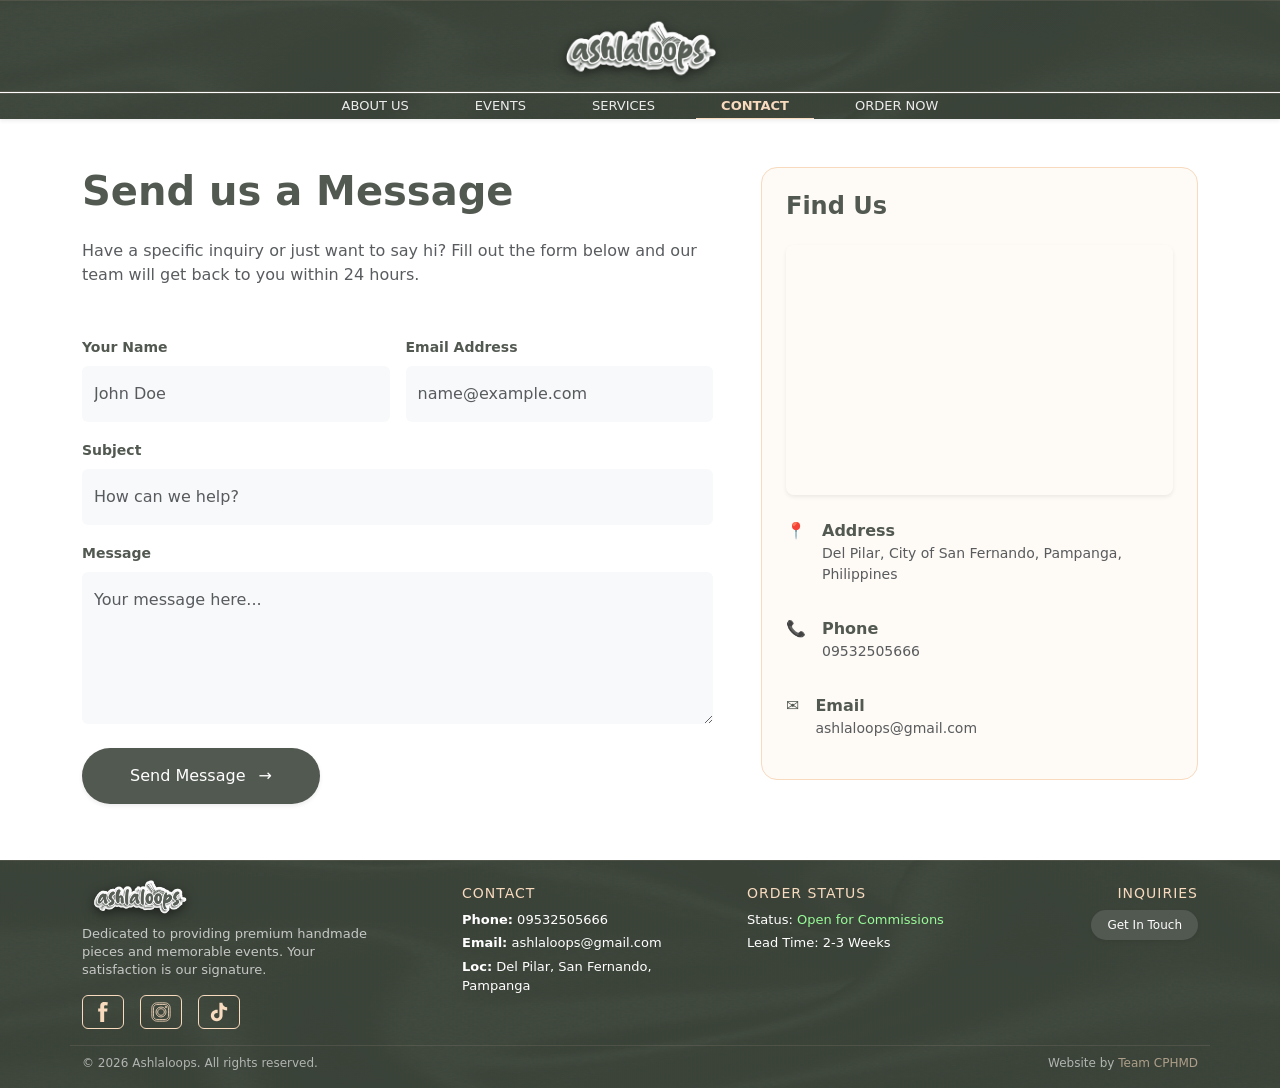
<file: contact.html>
<!DOCTYPE html>
<html lang="en">
<head>
    <meta charset="UTF-8">
    <meta name="viewport" content="width=device-width, initial-scale=1.0">
    <title>Contact Us - Ashlaloops</title>
    <link href="https://cdn.jsdelivr.net/npm/bootstrap@5.3.0/dist/css/bootstrap.min.css" rel="stylesheet">
    <link href="custom.css" rel="stylesheet" type="text/css">
    <link rel="icon" type="image/png" href="images/favicon.png">
</head>
<body>

<div class="logo-wrapper site-footer-modern py-2 text-center">
    <a href="index.html">
        <img src="images/ashlogo1.png" alt="Ashlaloops Logo" class="nav-logo" style="height: 40px; width: auto;">
    </a>
</div>

<nav class="navbar navbar-expand navbar-dark site-footer-modern p-0 shadow-sm" style="border-top: 1px solid rgba(248, 218, 190, 0.1);">
    <div class="container-fluid justify-content-center">
        <ul class="navbar-nav mx-auto gap-3">
            <li class="nav-item">
                <a class="nav-link small-nav-link py-1" href="aboutus.html">ABOUT US</a>
            </li>
            <li class="nav-item">
                <a class="nav-link small-nav-link py-1" href="events.html">EVENTS</a>
            </li>
            <li class="nav-item">
                <a class="nav-link small-nav-link py-1" href="services.html">SERVICES</a>
            </li>
            <li class="nav-item">
                <a class="nav-link small-nav-link py-1 active" href="contact.html">CONTACT</a>
            </li>
            <li class="nav-item">
                <a class="nav-link small-nav-link py-1" href="order.html">ORDER NOW</a>
            </li>
        </ul>
    </div>
</nav>
<main class="container py-5 mb-2 overflow-hidden">
    <div class="row g-5">
        <div class="col-lg-7">
            <h1 class="fw-bold mb-4" style="color: #525951;">Send us a Message</h1>
            <p class="text-muted mb-5">Have a specific inquiry or just want to say hi? Fill out the form below and our team will get back to you within 24 hours.</p>
            
            <div id="form-wrapper">
                <form id="contact-form" action="https://formspree.io/f/xkopayzw" method="POST">
                    <div class="row g-3">
                        <div class="col-md-6">
                            <label class="form-label small fw-bold">Your Name</label>
                            <input type="text" name="name" class="form-control bg-light border-0 py-3" placeholder="John Doe" required>
                        </div>
                        <div class="col-md-6">
                            <label class="form-label small fw-bold">Email Address</label>
                            <input type="email" name="email" class="form-control bg-light border-0 py-3" placeholder="name@example.com" required>
                        </div>
                        <div class="col-12">
                            <label class="form-label small fw-bold">Subject</label>
                            <input type="text" name="subject" class="form-control bg-light border-0 py-3" placeholder="How can we help?">
                        </div>
                        <div class="col-12">
                            <label class="form-label small fw-bold">Message</label>
                            <textarea name="message" class="form-control bg-light border-0 py-3" rows="5" placeholder="Your message here..." required></textarea>
                        </div>
                        <div class="col-12 mt-4">
                            <button type="submit" id="submit-btn" class="btn btn-ashla px-5 py-3 rounded-pill shadow-sm">
    Send Message <span class="ms-2">→</span>
</button>
                        </div>
                    </div>
                </form>
            </div>

            <div id="success-message" class="text-center p-5 border rounded-4 bg-light" style="display: none;">
                <div class="display-1 text-success mb-3">✓</div>
                <h3 class="fw-bold">Message Sent!</h3>
                <p class="text-muted">Thank you for reaching out. We have received your inquiry and will get back to you shortly.</p>
                <button class="btn btn-outline-primary mt-3" onclick="location.reload()">Send another message</button>
            </div>
        </div>

        <div class="col-lg-5">
            <div class="p-4 rounded-4" style="background-color: #f8dabe22; border: 1px solid #f8dabe;">
                <h4 class="fw-bold mb-4" style="color: #525951;">Find Us</h4>
                
                <div class="mb-4 rounded-3 overflow-hidden shadow-sm" style="height: 250px;">
                    <iframe 
                    style="border:0; max-width: 100%;"
                        width="100%" 
                        height="100%" 
                        style="border:0" 
                        loading="lazy" 
                        allowfullscreen 
                        referrerpolicy="no-referrer-when-downgrade"
                        src="https://www.google.com/maps/embed?pb=!1m18!1m12!1m3!1d3851.353457186835!2d120.6865!3d15.0333!2m3!1f0!2f0!3f0!3m2!1i1024!2i768!4f13.1!3m3!1m2!1s0x3396f7!2sDel%20Pilar%2C%20San%20Fernando%2C%20Pampanga!5e0!3m2!1sen!2sph!4v1600000000000">
                    </iframe>
                </div>

                <div class="d-flex mb-3">
                    <div class="text-primary me-3">📍</div>
                    <div>
                        <p class="mb-0 fw-bold">Address</p>
                        <p class="text-muted small">Del Pilar, City of San Fernando, Pampanga, Philippines</p>
                    </div>
                </div>

                <div class="d-flex mb-3">
                    <div class="text-primary me-3">📞</div>
                    <div>
                        <p class="mb-0 fw-bold">Phone</p>
                        <p class="text-muted small">09532505666</p>
                    </div>
                </div>

                <div class="d-flex">
                    <div class="text-primary me-3">✉️</div>
                    <div>
                        <p class="mb-0 fw-bold">Email</p>
                        <p class="text-muted small">ashlaloops@gmail.com</p>
                    </div>
                </div>
            </div>
        </div>
    </div>
</main>

<footer class="site-footer-modern py-3"> <div class="container">
        <div class="row gy-3 align-items-stretch"> 
            
            <div class="col-lg-4 col-md-12 text-center text-lg-start">
                <div class="mb-2">
                    <img src="images/ashlogo1.png" alt="Ashlaloops Logo" class="footer-logo" style="max-height: 40px; width: auto;"> </div>
                <p class="mb-3 footer-text" style="max-width: 300px; color: rgba(255,255,255,0.7); font-size: 13px; line-height: 1.4;">
                    Dedicated to providing premium handmade pieces and memorable events. 
                    Your satisfaction is our signature.
                </p>
                <div class="d-flex gap-3 justify-content-center justify-content-lg-start align-items-center">
    <a href="https://www.facebook.com/profile.php?id=100077359389928" class="social-icon-link" title="Facebook">
        <img src="social-media/facebook.svg" alt="Facebook" style="height: 20px; width: auto; vertical-align: middle;">
    </a>
    
    <a href="https://www.instagram.com/ashlaloops" class="social-icon-link" title="Instagram">
        <img src="social-media/instagram.svg" alt="Instagram" style="height: 20px; width: auto; vertical-align: middle;">
    </a>
    
    <a href="https://www.tiktok.com/@ashlaloops" class="social-icon-link" title="TikTok">
        <img src="social-media/tiktok.svg" alt="TikTok" style="height: 20px; width: auto; vertical-align: middle;">
    </a>
</div>
            </div>

            <div class="col-lg-3 col-md-6 text-center text-lg-start pt-lg-2"> 
                <h6 class="footer-heading mb-2" style="font-size: 14px; letter-spacing: 1px;">Contact</h6>
                <p class="mb-1 footer-text" style="font-size: 13px;"><strong>Phone:</strong> 09532505666</p>
                <p class="mb-1 footer-text" style="font-size: 13px;"><strong>Email:</strong> ashlaloops@gmail.com</p>
                <p class="mb-0 footer-text" style="font-size: 13px;"><strong>Loc:</strong> Del Pilar, San Fernando, Pampanga</p>
            </div>

            <div class="col-lg-3 col-md-6 text-center text-lg-start pt-lg-2">
                <h6 class="footer-heading mb-2" style="font-size: 14px; letter-spacing: 1px;">Order Status</h6>
                <p class="mb-1 footer-text" style="font-size: 13px;">Status: <span style="color: #98fb98;">Open for Commissions</span></p>
                <p class="mb-0 footer-text" style="font-size: 13px;">Lead Time: 2-3 Weeks</p>
            </div>

            <div class="col-lg-2 col-md-12 text-center text-lg-end pt-lg-2">
                <h6 class="footer-heading mb-2" style="font-size: 14px; letter-spacing: 1px;">INQUIRIES</h6>
                <a href="contact.html" class="btn btn-ashla rounded-pill shadow-sm" style="font-size: 12px; padding: 6px 16px;">Get In Touch</a>
            </div>
        </div>

        <div class="row mt-3 pt-2 border-top" style="border-color: rgba(248, 218, 190, 0.1) !important;">
            <div class="col-md-6 text-center text-md-start">
                <p class="mb-0 copyright-text" style="font-size: 12px; opacity: 0.6;">© 2026 Ashlaloops. All rights reserved.</p>
            </div>
            <div class="col-md-6 text-center text-md-end">
                <p class="mb-0 copyright-text" style="font-size: 12px; opacity: 0.6;">Website by <span style="color: #f8dabe;">Team CPHMD</span></p>
            </div>
        </div>
    </div>
</footer>

<script src="https://cdn.jsdelivr.net/npm/bootstrap@5.3.0/dist/js/bootstrap.bundle.min.js"></script>

<script>
    const form = document.getElementById('contact-form');
    const formWrapper = document.getElementById('form-wrapper');
    const successMessage = document.getElementById('success-message');

    form.addEventListener('submit', async function(e) {
        e.preventDefault();
        const formData = new FormData(form);
        const submitBtn = document.getElementById('submit-btn');
        
        submitBtn.disabled = true;
        submitBtn.innerHTML = "Sending...";

        try {
            const response = await fetch(form.action, {
                method: 'POST',
                body: formData,
                headers: { 'Accept': 'application/json' }
            });

            if (response.ok) {
                formWrapper.style.display = 'none';
                successMessage.style.display = 'block';
            } else {
                alert("Oops! There was a problem submitting your form.");
                submitBtn.disabled = false;
                submitBtn.innerHTML = "Send Message →";
            }
        } catch (error) {
            alert("Connection error. Please try again later.");
            submitBtn.disabled = false;
        }
    });
</script>

</body>
</html>
</file>
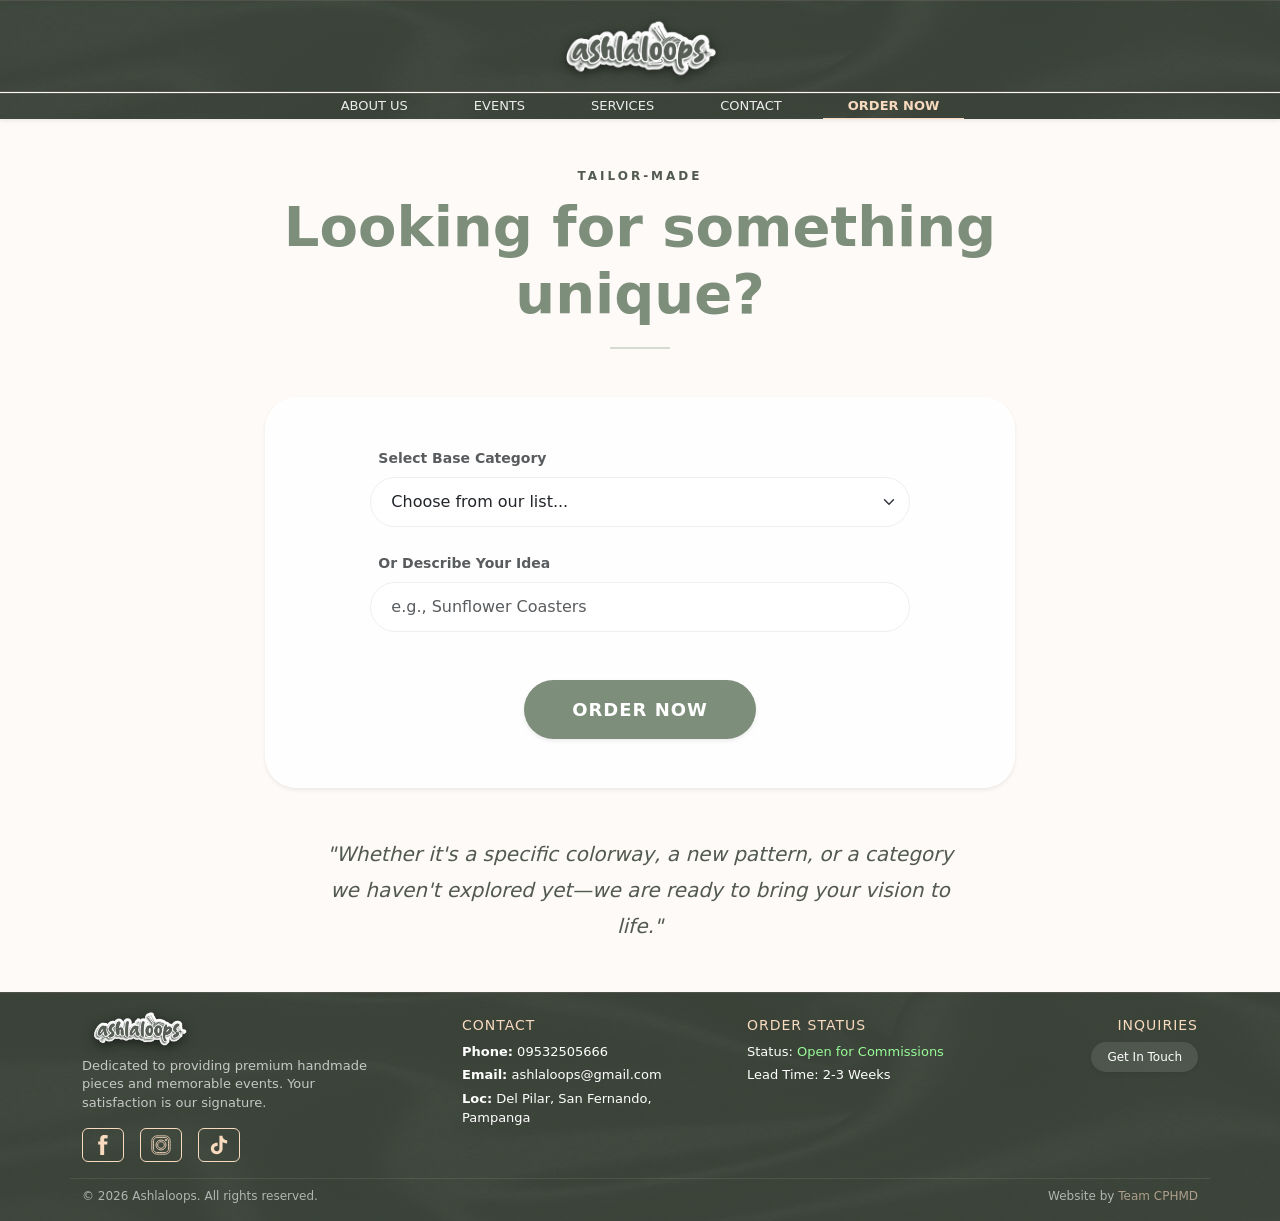
<file: order.html>
<!DOCTYPE html>
<html lang="en">
<head>
    <meta charset="UTF-8">
    <meta name="viewport" content="width=device-width, initial-scale=1.0">
    <title>Order Now - Ashlaloops</title>
    <link href="https://cdn.jsdelivr.net/npm/bootstrap@5.3.0/dist/css/bootstrap.min.css" rel="stylesheet">
    <link href="custom.css" rel="stylesheet" type="text/css">
    <link rel="icon" type="image/png" href="images/favicon.png">
    
    <style>
        :root {
            --sage-green: #7d8e7a; 
            --warm-bg: #fdfaf7;
            --accent-gold: #f8dabe;
        }

        body {
            background-color: var(--warm-bg);
            transition: background 0.3s ease;
        }

        /* Modern aesthetic refinements */
        .modern-form-card {
            background: rgba(255, 255, 255, 0.8) !important;
            backdrop-filter: blur(10px);
            -webkit-backdrop-filter: blur(10px);
            border: 1px solid rgba(255, 255, 255, 0.5);
            border-radius: 2rem;
            transition: all 0.3s ease;
            position: relative;
        }

        .modern-form-card:hover {
            transform: translateY(-5px);
            box-shadow: 0 15px 35px rgba(0,0,0,0.05) !important;
        }

        /* Input styling */
        .form-control, .form-select {
            border: 1.5px solid #eee !important;
            padding: 12px 20px !important;
            transition: all 0.2s ease;
        }

        .form-control:focus, .form-select:focus {
            border-color: var(--sage-green) !important;
            box-shadow: 0 0 0 4px rgba(125, 142, 122, 0.1) !important;
        }

        /* Error Message Styling */
        .error-msg {
            color: #d9534f;
            font-size: 0.75rem;
            font-weight: 600;
            margin-top: 5px;
            display: none;
        }

        /* --- BUTTONS --- */

        /* 1. Main Form Button (ORDER NOW) */
        .btn-ashla {
            background-color: var(--sage-green) !important;
            color: white !important;
            transition: all 0.3s ease;
            letter-spacing: 1px;
            font-size: 18px !important;
            border: none;
        }

        .btn-ashla:hover {
            background-color: #6a7a67 !important;
            transform: scale(1.03);
        }

        .btn-ashla:disabled {
            background-color: #a0aaa0 !important;
            cursor: not-allowed;
        }

        /* 2. Footer Specific Button (GET IN TOUCH) - Replicating Index Style */
        .btn-footer-touch {
            background-color: rgba(255, 255, 255, 0.1) !important;
            color: white !important;
            border-radius: 50px !important;
            padding: 6px 16px !important;
            font-size: 12px !important;
            text-decoration: none !important;
            transition: all 0.3s ease;
            display: inline-block;
        }

        .btn-footer-touch:hover {
            background-color: var(--accent-gold) !important;
            color: var(--sage-green) !important;
            transform: translateY(-2px);
            box-shadow: 0 4px 10px rgba(0,0,0,0.1);
        }

        .divider {
            width: 60px;
            height: 2px;
            background: var(--sage-green);
            margin: 20px auto;
            opacity: 0.3;
        }

        /* Success Popup Overlay */
        #popupOverlay {
            display: none;
            position: fixed;
            top: 0; left: 0; width: 100%; height: 100%;
            background: rgba(0,0,0,0.2);
            backdrop-filter: blur(4px);
            z-index: 9999;
            align-items: center;
            justify-content: center;
        }

        .success-content {
            background: white;
            padding: 3rem;
            border-radius: 2rem;
            text-align: center;
            box-shadow: 0 20px 50px rgba(0,0,0,0.1);
            max-width: 400px;
            border: 2px solid var(--sage-green);
        }
    </style>
</head>
<body>

<div class="logo-wrapper site-footer-modern py-2 text-center">
    <a href="index.html">
        <img src="images/ashlogo1.png" alt="Ashlaloops Logo" class="nav-logo" style="height: 40px; width: auto;">
    </a>
</div>

<nav class="navbar navbar-expand navbar-dark site-footer-modern p-0 shadow-sm" style="border-top: 1px solid rgba(248, 218, 190, 0.1);">
    <div class="container-fluid justify-content-center">
        <ul class="navbar-nav mx-auto gap-3">
            <li class="nav-item"><a class="nav-link small-nav-link py-1" href="aboutus.html">ABOUT US</a></li>
            <li class="nav-item"><a class="nav-link small-nav-link py-1" href="events.html">EVENTS</a></li>
            <li class="nav-item"><a class="nav-link small-nav-link py-1" href="services.html">SERVICES</a></li>
            <li class="nav-item"><a class="nav-link small-nav-link py-1" href="contact.html">CONTACT</a></li>
            <li class="nav-item"><a class="nav-link small-nav-link py-1 active" href="order.html">ORDER NOW</a></li>
        </ul>
    </div>
</nav>

<main class="container">
    <section class="mt-0 p-4 p-md-5">
        <div class="row justify-content-center">
            <div class="col-lg-10 text-center">
                
                <div class="mb-5">
                    <span class="text-uppercase fw-bold d-block mb-2" style="color: #525951; letter-spacing: 3px; font-size: 0.75rem;">Tailor-Made</span>
                    <h1 class="fw-bold display-4 mb-3" style="color: var(--sage-green);">Looking for something unique?</h1>
                    <div class="divider"></div>
                </div>

                <div class="modern-form-card p-4 p-md-5 shadow-sm mb-5 mx-auto" style="max-width: 750px;">
                    <form id="orderForm" action="https://formspree.io/f/xkopayzw" method="POST" class="row g-4 justify-content-center">
                        
                        <div class="col-md-10 text-start">
                            <label class="form-label small fw-bold text-muted ms-2">Select Base Category</label>
                            <select name="Category" id="category" class="form-select border-light-subtle rounded-pill">
                                <option selected disabled value="">Choose from our list...</option>
                                <option value="Flowers">Flowers</option>
                                <option value="Amigurumis">Amigurumis</option>
                                <option value="Hats">Hats</option>
                                <option value="Keychains">Keychains</option>
                                <option value="Bags">Bags</option>
                                <option value="Tops">Tops</option>
                                <option value="Plushies">Plushies</option>
                                <option value="Other">Other</option>
                            </select>
                            <div id="categoryError" class="error-msg ms-3 mt-1">Please select a category</div>
                        </div>
                        
                        <div class="col-md-10 text-start">
                            <label class="form-label small fw-bold text-muted ms-2">Or Describe Your Idea</label>
                            <input type="text" name="Description" id="description" class="form-control border-light-subtle rounded-pill" placeholder="e.g., Sunflower Coasters">
                            <div id="descError" class="error-msg ms-3 mt-1">Please input your idea</div>
                        </div>

                        <div class="col-12 mt-5">
                            <button type="submit" id="submitBtn" class="btn btn-ashla rounded-pill px-5 py-3 fw-bold shadow-sm">
                                ORDER NOW
                            </button>
                        </div>
                    </form>
                </div>

                <div class="px-lg-5">
                    <p class="mb-0 mx-auto lead" style="color: #525951; opacity: 1; line-height: 1.8; max-width: 650px; font-style: italic; font-weight: 450;">
                        "Whether it's a specific colorway, a new pattern, or a category we haven't explored yet—we are ready to bring your vision to life."
                    </p>
                </div>
            </div>
        </div>
    </section>
</main>

<div id="popupOverlay">
    <div class="success-content">
        <h2 class="fw-bold mb-3" style="color: var(--sage-green);">Order Sent!</h2>
        <p class="text-muted mb-4">Thank you for your interest. We will get back to you at <strong>ashlaloops@gmail.com</strong> soon.</p>
        <button onclick="closePopup()" class="btn btn-ashla rounded-pill px-4 py-2">Done</button>
    </div>
</div>

<footer class="site-footer-modern py-3"> 
    <div class="container">
        <div class="row gy-3 align-items-stretch"> 
            
            <div class="col-lg-4 col-md-12 text-center text-lg-start">
                <div class="mb-2">
                    <img src="images/ashlogo1.png" alt="Ashlaloops Logo" class="footer-logo" style="max-height: 40px; width: auto;"> 
                </div>
                <p class="mb-3 footer-text" style="max-width: 300px; color: rgba(255,255,255,0.7); font-size: 13px; line-height: 1.4;">
                    Dedicated to providing premium handmade pieces and memorable events. 
                    Your satisfaction is our signature.
                </p>
                <div class="d-flex gap-3 justify-content-center justify-content-lg-start align-items-center">
    <a href="https://www.facebook.com/profile.php?id=100077359389928" class="social-icon-link" title="Facebook">
        <img src="social-media/facebook.svg" alt="Facebook" style="height: 20px; width: auto; vertical-align: middle;">
    </a>
    
    <a href="https://www.instagram.com/ashlaloops" class="social-icon-link" title="Instagram">
        <img src="social-media/instagram.svg" alt="Instagram" style="height: 20px; width: auto; vertical-align: middle;">
    </a>
    
    <a href="https://www.tiktok.com/@ashlaloops" class="social-icon-link" title="TikTok">
        <img src="social-media/tiktok.svg" alt="TikTok" style="height: 20px; width: auto; vertical-align: middle;">
    </a>
</div>
            </div>

            <div class="col-lg-3 col-md-6 text-center text-lg-start pt-lg-2"> 
                <h6 class="footer-heading mb-2" style="font-size: 14px; letter-spacing: 1px;">Contact</h6>
                <p class="mb-1 footer-text" style="font-size: 13px;"><strong>Phone:</strong> 09532505666</p>
                <p class="mb-1 footer-text" style="font-size: 13px;"><strong>Email:</strong> ashlaloops@gmail.com</p>
                <p class="mb-0 footer-text" style="font-size: 13px;"><strong>Loc:</strong> Del Pilar, San Fernando, Pampanga</p>
            </div>

            <div class="col-lg-3 col-md-6 text-center text-lg-start pt-lg-2">
                <h6 class="footer-heading mb-2" style="font-size: 14px; letter-spacing: 1px;">Order Status</h6>
                <p class="mb-1 footer-text" style="font-size: 13px;">Status: <span style="color: #98fb98;">Open for Commissions</span></p>
                <p class="mb-0 footer-text" style="font-size: 13px;">Lead Time: 2-3 Weeks</p>
            </div>

            <div class="col-lg-2 col-md-12 text-center text-lg-end pt-lg-2">
                <h6 class="footer-heading mb-2" style="font-size: 14px; letter-spacing: 1px;">INQUIRIES</h6>
                <a href="contact.html" class="btn-footer-touch shadow-sm">Get In Touch</a>
            </div>
        </div>

        <div class="row mt-3 pt-2 border-top" style="border-color: rgba(248, 218, 190, 0.1) !important;">
            <div class="col-md-6 text-center text-md-start">
                <p class="mb-0 copyright-text" style="font-size: 12px; opacity: 0.6;">© 2026 Ashlaloops. All rights reserved.</p>
            </div>
            <div class="col-md-6 text-center text-md-end">
                <p class="mb-0 copyright-text" style="font-size: 12px; opacity: 0.6;">Website by <span style="color: #f8dabe;">Team CPHMD</span></p>
            </div>
        </div>
    </div>
</footer>

<script>
    const form = document.getElementById('orderForm');
    const submitBtn = document.getElementById('submitBtn');
    const overlay = document.getElementById('popupOverlay');

    form.addEventListener('submit', async function(e) {
        e.preventDefault(); 

        const category = document.getElementById('category');
        const description = document.getElementById('description');
        let isValid = true;

        if (category.value === "") {
            document.getElementById('categoryError').style.display = 'block';
            isValid = false;
        } else {
            document.getElementById('categoryError').style.display = 'none';
        }

        if (description.value.trim() === "") {
            document.getElementById('descError').style.display = 'block';
            isValid = false;
        } else {
            document.getElementById('descError').style.display = 'none';
        }

        if (!isValid) return; 

        submitBtn.disabled = true;
        submitBtn.innerText = "SENDING...";

        const formData = new FormData(form);
        
        try {
            const response = await fetch(form.action, {
                method: 'POST',
                body: formData,
                headers: { 'Accept': 'application/json' }
            });

            if (response.ok) {
                overlay.style.display = 'flex';
                form.reset();
            } else {
                alert("Something went wrong. Please try again.");
            }
        } catch (error) {
            alert("Connection error. Check your internet.");
        } finally {
            submitBtn.disabled = false;
            submitBtn.innerText = "ORDER NOW";
        }
    });

    function closePopup() {
        overlay.style.display = 'none';
    }
</script>

<script src="https://cdn.jsdelivr.net/npm/bootstrap@5.3.0/dist/js/bootstrap.bundle.min.js"></script>
</body>
</html>
</file>
<file: custom.css>
/* ==========================================================================
   1. GLOBAL VARIABLES & BODY
   ========================================================================== */
:root {
    --sage-green: #525951;
    --peach-accent: #f8dabe;
    --light-bg: #fdf6f0;
    --footer-pattern: linear-gradient(rgba(82, 89, 81, 0.8), rgba(82, 89, 81, 0.8)), url('images/resized_image.png');
}

html, body {
    max-width: 100%;
    overflow-x: hidden;
    position: relative;
}

body {
    background-color: white;
    color: var(--sage-green);
    overflow-x: hidden;
}

/* ==========================================================================
   2. INTRO LOADING OVERLAY
   ========================================================================== */
.intro-overlay {
    position: fixed;
    top: 0;
    left: 0;
    width: 100%;
    height: 100%;
    background-color: #fae4d0;
    display: flex;
    justify-content: center;
    align-items: center;
    z-index: 10000;
}

.spinning-logo div {
    width: 250px;
    height: 250px;
    animation: spin 1.5s linear infinite; 
    display: flex;
    align-items: center;
    justify-content: center;
}

.spinning-logo img {
    width: 100%;
    height: 100%;
    object-fit: contain;
}

.loaded {
    animation: swipeUp 0.8s ease-in forwards !important;
}

/* ==========================================================================
   3. NAVIGATION (BALANCED: LARGE LOGO + SLIM NAV)
   ========================================================================== */

/* The Logo Container */
.logo-wrapper {
    background: var(--footer-pattern) !important;
    background-size: cover !important;
    background-position: center !important;
    background-blend-mode: overlay !important;
    
    /* The "Gap" line thickness - set to 2px for a very slim look */
    margin-bottom: .5px !important; 
    
    border-bottom: 1px solid rgba(248, 218, 190, 0.1);
    
    /* Slightly more padding to accommodate the bigger logo */
    padding-top: 15px !important;
    padding-bottom: 10px !important;
    line-height: 0; 
}

/* The Navigation Bar */
.custom-navbar-slim {
    background: var(--footer-pattern) !important;
    background-size: cover !important;
    background-position: center !important;
    background-blend-mode: overlay !important;
    min-height: 0 !important; 
    height: auto !important;
    padding: 0 !important;
    border-top: 1px solid rgba(248, 218, 190, 0.1) !important;
    border-bottom: 1px solid rgba(248, 218, 190, 0.1);
}

.nav-logo {
    /* Increased from 45px to 65px to make it "Slightly Bigger" */
    height: 65px !important; 
    width: auto;      
    filter: drop-shadow(0px 3px 6px rgba(0,0,0,0.5)); 
    transition: transform 0.4s cubic-bezier(0.175, 0.885, 0.32, 1.275); 
}

/* The Links (About Us, etc.) - Thinner Edition */
.small-nav-link {
    font-size: 13px !important; 
    
    /* CHANGE: Dropped from 700 to 400 for a much thinner look */
    font-weight: 400 !important; 
  
    color: rgba(255, 255, 255, 0.9) !important; /* Slightly brighter to help thin text pop */
    
    /* Ultra-slim vertical padding */
    padding-top: 5px !important;   
    padding-bottom: 5px !important; 
    padding-left: 25px !important;
    padding-right: 25px !important;
    
    line-height: 1.1 !important; 
    transition: all 0.3s ease;
    text-shadow: none !important; /* Removed shadow to make the letters look crisper and thinner */
}

/* Make sure the active link doesn't get thick/bolded */
.small-nav-link.active {
    font-weight: 500 !important; /* Only a tiny bit thicker so you know where you are */
    border-bottom: 1px solid var(--peach-accent) !important;
}

/* --- Logo Hover Effect --- */
.nav-logo {
    /* ... your existing styles ... */
    transition: transform 0.3s cubic-bezier(0.175, 0.885, 0.32, 1.275) !important;
}

.nav-logo:hover {
    transform: scale(1.1); /* Enlarges just the logo */
}

/* --- Nav Link Hover & Active States --- */
.small-nav-link {
    /* ... your existing styles ... */
    position: relative;
    transition: all 0.3s ease !important;
}

/* The Hover "Highlight" */
.small-nav-link:hover {
    color: var(--peach-accent) !important;
    background-color: rgba(248, 218, 190, 0.1); /* Subtle light peach glow background */
    border-radius: 4px;
}

/* The "You Are Here" Active State */
/* This changes the color and adds a small underline to indicate the current page */
.small-nav-link.active, 
.small-nav-link[aria-current="page"] {
    color: var(--peach-accent) !important;
    font-weight: 600 !important;
    border-bottom: 2px solid var(--peach-accent);
}
/* ==========================================================================
   4. HERO & VIDEO SECTION
   ========================================================================== */
.hero-video-wrapper {
    position: relative;
    width: 100%;
    height: 70vh;
    overflow: hidden;
    background-color: #000;
}

.hero-video-wrapper video {
    position: absolute;
    top: 50%;
    left: 50%;
    /* Default zoom: fill the container exactly */
    width: 100%;
    height: 100%;
    /* Standard centering */
    transform: translate(-50%, -50%);
    /* Ensures the video covers the area without distortion */
    object-fit: cover; 
    z-index: 1;
}

.video-overlay-content {
    position: absolute;
    top: 0;
    left: 0;
    width: 100%;
    height: 100%;
    z-index: 2;
    background: rgba(82, 89, 81, 0.5); 
    display: flex;
    flex-direction: column;
    align-items: center;
    justify-content: center;
    color: white;
    text-align: center;
}

/* ==========================================================================
   5. SERVICE CARDS & SECTIONS
   ========================================================================== */
.custom-section {
    background-color: var(--light-bg);
    border-radius: 40px;
    border: 2px dashed var(--peach-accent);
}

.service-card {
    border: none;
    border-radius: 20px;
    transition: all 0.3s ease;
    background: var(--light-bg);
}

.service-card:hover {
    transform: translateY(-8px);
    box-shadow: 0 12px 24px rgba(82, 89, 81, 0.15);
    background: #ffffff;
    border: 1px solid var(--peach-accent);
}

.service-card .card-img-top {
    height: 180px;
    object-fit: cover;
    border-radius: 20px !important;
}

.card-title-custom {
    color: var(--sage-green);
    font-weight: 700;
    letter-spacing: 1px;
    text-transform: uppercase;
    font-size: 0.95rem;
}

/* ==========================================================================
   6. FOOTER SECTION
   ========================================================================== */
.site-footer-modern {
    background: var(--footer-pattern) !important;
    background-size: cover !important;
    background-position: center !important;
    background-blend-mode: overlay !important;
    color: #ffffff !important;
    padding: 3rem 0;
    border-top: 1px solid rgba(248, 218, 190, 0.1);
}

.site-footer-modern h6 {
    letter-spacing: 1.5px;
    color: var(--peach-accent) !important;
    text-transform: uppercase;
}

.footer-logo {
    height: 60px;
    width: auto;
    filter: drop-shadow(0px 3px 6px rgba(0,0,0,0.5));
}

.social-icon-link {
    font-size: 0.7rem;
    font-weight: 800;
    color: var(--peach-accent);
    text-decoration: none;
    padding: 6px 10px;
    border: 1.5px solid var(--peach-accent);
    border-radius: 6px;
    transition: all 0.3s ease;
}

.social-icon-link:hover {
    color: var(--sage-green);
    background-color: var(--peach-accent);
    transform: translateY(-2px);
}

/* ==========================================================================
   7. BUTTONS & UTILITIES
   ========================================================================== */
.btn-ashla {
    background-color: var(--sage-green);
    color: #ffffff;
    border: none;
    border-radius: 50px;
    padding: 10px 25px;
    transition: all 0.3s ease;
}

.btn-ashla:hover {
    background-color: var(--peach-accent);
    color: var(--sage-green);
    transform: translateY(-2px);
    box-shadow: 0 4px 15px rgba(0,0,0,0.1);
}

.text-primary {
    color: var(--sage-green) !important;
}

/* ==========================================================================
   8. KEYFRAMES
   ========================================================================== */
@keyframes spin {
    from { transform: rotate(0deg); }
    to { transform: rotate(360deg); }
}

@keyframes swipeUp {
    0% { transform: translateY(0); }
    100% { transform: translateY(-100%); visibility: hidden; }
}

/* ==========================================================================
   9. RESPONSIVE ADJUSTMENTS (The "Match the PC Look" Fixes)
   ========================================================================== */

/* Tablet & Mobile (Screens smaller than 992px) */
@media (max-width: 991.98px) {
    /* Scale down the Hero Text so it doesn't wrap into 4 lines */
    .hero-video-wrapper h1 {
        font-size: 2.5rem !important;
    }
    
    .hero-video-wrapper .lead {
        font-size: 1.1rem !important;
    }

    /* Adjust the Slim Nav so the links don't overlap or hide */
    .navbar-nav {
        gap: 10px !important; /* Shorter gaps between links */
    }

    .small-nav-link {
        font-size: 11px !important; /* Slightly smaller text for links */
        padding-left: 10px !important;
        padding-right: 10px !important;
    }
}

/* Small Mobile (Screens smaller than 576px) */
@media (max-width: 575.98px) {
    /* Prevent the Hero Video from becoming too short/squished */
    .hero-video-wrapper {
        height: 50vh !important; 
    }

    /* Make the Order Form fill more of the screen width */
    .modern-form-card {
        padding: 1.5rem !important; /* Less inner padding so the form has more room */
        width: 95% !important;
    }

    /* Adjust Footer Layout for stacking */
    .site-footer-modern {
        text-align: center !important;
    }
    
    .footer-logo {
        height: 45px !important; /* Smaller logo for mobile footers */
    }
}
</file>
